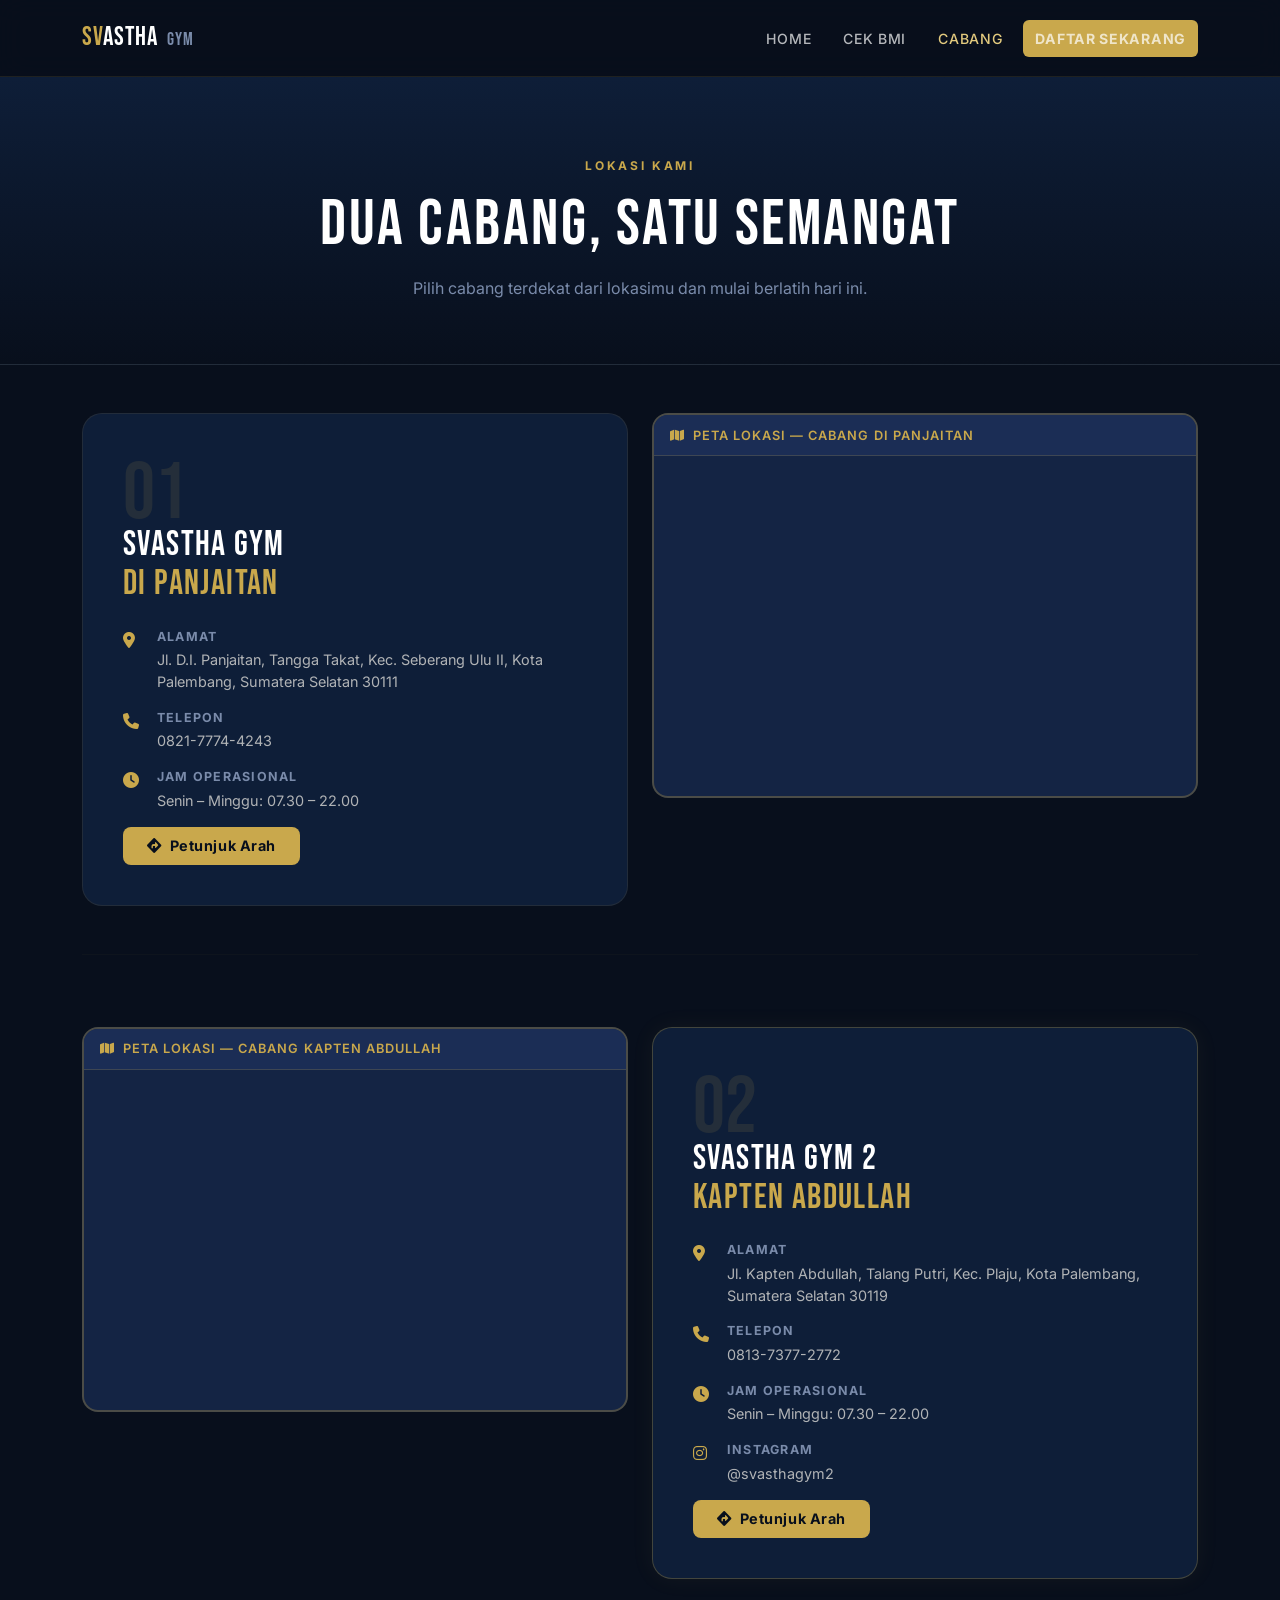
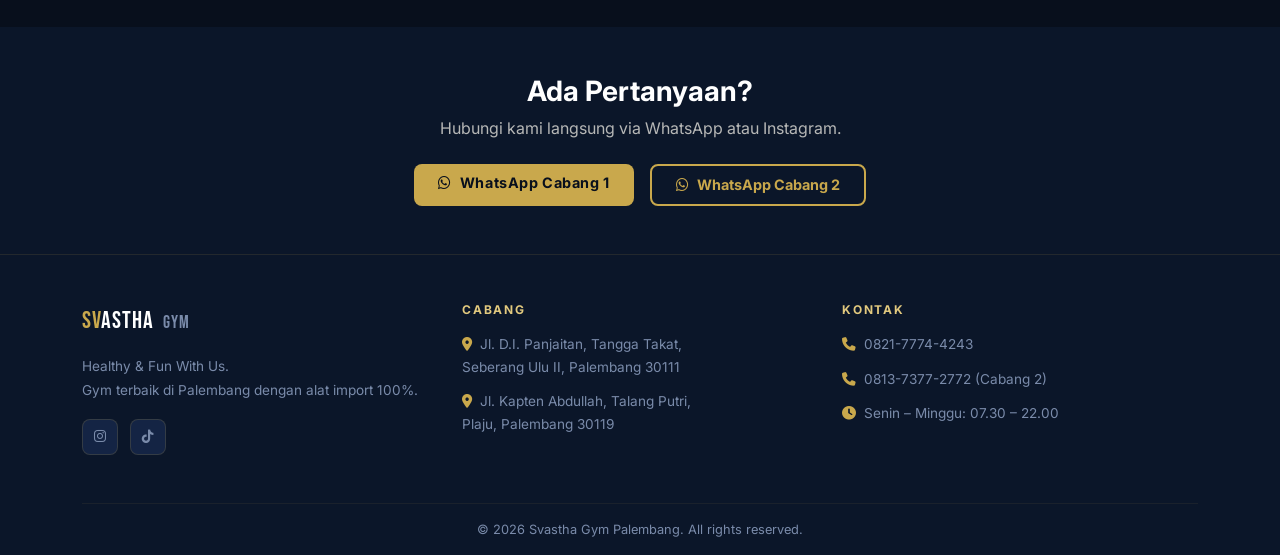
<file: cabang.html>
<!doctype html>
<html lang="id">
  <head>
    <meta charset="UTF-8" />
    <meta name="viewport" content="width=device-width, initial-scale=1.0" />
    <title>Cabang Kami | Svastha Gym</title>
    <link rel="preconnect" href="https://fonts.googleapis.com" />
    <link href="https://fonts.googleapis.com/css2?family=Bebas+Neue&family=Inter:wght@300;400;500;600;700&display=swap" rel="stylesheet" />
    <link href="https://cdn.jsdelivr.net/npm/bootstrap@5.3.0/dist/css/bootstrap.min.css" rel="stylesheet" />
    <link rel="stylesheet" href="https://cdnjs.cloudflare.com/ajax/libs/font-awesome/6.4.0/css/all.min.css" />
    <link rel="stylesheet" href="style.css" />
  </head>
  <body class="d-flex flex-column min-vh-100">

    <nav class="navbar navbar-expand-lg sticky-top" id="mainNav">
      <div class="container">
        <a class="navbar-brand" href="index.html">
          <span class="brand-sv">SV</span><span class="brand-astha">ASTHA</span>
          <span class="brand-gym">GYM</span>
        </a>
        <button class="navbar-toggler" type="button" data-bs-toggle="collapse" data-bs-target="#navbarNav">
          <span class="navbar-toggler-icon"></span>
        </button>
        <div class="collapse navbar-collapse" id="navbarNav">
          <ul class="navbar-nav ms-auto align-items-lg-center gap-lg-2">
            <li class="nav-item"><a class="nav-link" href="index.html">Home</a></li>
            <li class="nav-item"><a class="nav-link" href="BMI.html">Cek BMI</a></li>
            <li class="nav-item"><a class="nav-link active" href="cabang.html">Cabang</a></li>
            <li class="nav-item"><a class="nav-link nav-cta" href="Daftar.html">Daftar Sekarang</a></li>
          </ul>
        </div>
      </div>
    </nav>

    <div class="page-header">
      <div class="container text-center">
        <p class="section-eyebrow">LOKASI KAMI</p>
        <h1 class="page-header-title">Dua Cabang, Satu Semangat</h1>
        <p class="page-header-sub">Pilih cabang terdekat dari lokasimu dan mulai berlatih hari ini.</p>
      </div>
    </div>

    <!-- Branch 1 -->
    <section class="py-5">
      <div class="container">
        <div class="row g-4 align-items-start mb-5">
          <div class="col-lg-6">
            <div class="branch-card">
              <div class="branch-num">01</div>
              <h2 class="branch-name">Svastha Gym<br><span>DI Panjaitan</span></h2>
              <div class="branch-info-list">
                <div class="branch-info-item">
                  <i class="fas fa-map-marker-alt"></i>
                  <div>
                    <strong>Alamat</strong>
                    <p>Jl. D.I. Panjaitan, Tangga Takat, Kec. Seberang Ulu II, Kota Palembang, Sumatera Selatan 30111</p>
                  </div>
                </div>
                <div class="branch-info-item">
                  <i class="fas fa-phone"></i>
                  <div>
                    <strong>Telepon</strong>
                    <p><a href="tel:+6282177744243">0821-7774-4243</a></p>
                  </div>
                </div>
                <div class="branch-info-item">
                  <i class="fas fa-clock"></i>
                  <div>
                    <strong>Jam Operasional</strong>
                    <p>Senin – Minggu: 07.30 – 22.00</p>
                  </div>
                </div>
              </div>
              <a href="https://maps.app.goo.gl/example1" target="_blank" class="btn btn-fire mt-3 px-4 py-2">
                <i class="fas fa-directions me-2"></i>Petunjuk Arah
              </a>
            </div>
          </div>
          <div class="col-lg-6">
            <div class="frame-section">
              <div class="frame-label"><i class="fas fa-map me-2"></i>Peta Lokasi — Cabang DI Panjaitan</div>
              <!-- FRAME (iframe): Google Maps Cabang 1 -->
              <iframe
                class="map-frame"
                src="https://www.google.com/maps/embed?pb=!1m18!1m12!1m3!1d3984.318773773217!2d104.74756!3d-2.99555!2m3!1f0!2f0!3f0!3m2!1i1024!2i768!4f13.1!3m3!1m2!1s0x2e3b75b73e3c1c09%3A0x44bcdbe66c32e8f8!2sJl.%20D.I.%20Panjaitan%2C%20Tangga%20Takat%2C%20Kec.%20Sebrang%20Ulu%20II%2C%20Kota%20Palembang%2C%20Sumatera%20Selatan!5e0!3m2!1sid!2sid!4v1718000000000"
                width="100%"
                height="340"
                style="border:0;"
                allowfullscreen=""
                loading="lazy"
                referrerpolicy="no-referrer-when-downgrade"
                title="Peta Svastha Gym DI Panjaitan">
              </iframe>
            </div>
          </div>
        </div>

        <hr class="branch-divider" />

        <!-- Branch 2 -->
        <div class="row g-4 align-items-start mt-5">
          <div class="col-lg-6 order-lg-2">
            <div class="branch-card branch-card--alt">
              <div class="branch-num">02</div>
              <h2 class="branch-name">Svastha Gym 2<br><span>Kapten Abdullah</span></h2>
              <div class="branch-info-list">
                <div class="branch-info-item">
                  <i class="fas fa-map-marker-alt"></i>
                  <div>
                    <strong>Alamat</strong>
                    <p>Jl. Kapten Abdullah, Talang Putri, Kec. Plaju, Kota Palembang, Sumatera Selatan 30119</p>
                  </div>
                </div>
                <div class="branch-info-item">
                  <i class="fas fa-phone"></i>
                  <div>
                    <strong>Telepon</strong>
                    <p><a href="tel:+6281373772772">0813-7377-2772</a></p>
                  </div>
                </div>
                <div class="branch-info-item">
                  <i class="fas fa-clock"></i>
                  <div>
                    <strong>Jam Operasional</strong>
                    <p>Senin – Minggu: 07.30 – 22.00</p>
                  </div>
                </div>
                <div class="branch-info-item">
                  <i class="fab fa-instagram"></i>
                  <div>
                    <strong>Instagram</strong>
                    <p><a href="https://www.instagram.com/svasthagym2/" target="_blank">@svasthagym2</a></p>
                  </div>
                </div>
              </div>
              <a href="https://maps.app.goo.gl/example2" target="_blank" class="btn btn-fire mt-3 px-4 py-2">
                <i class="fas fa-directions me-2"></i>Petunjuk Arah
              </a>
            </div>
          </div>
          <div class="col-lg-6 order-lg-1">
            <div class="frame-section">
              <div class="frame-label"><i class="fas fa-map me-2"></i>Peta Lokasi — Cabang Kapten Abdullah</div>
              <!-- FRAME (iframe): Google Maps Cabang 2 -->
              <iframe
                class="map-frame"
                src="https://www.google.com/maps/embed?pb=!1m18!1m12!1m3!1d3984.5!2d104.7845!3d-2.9965!2m3!1f0!2f0!3f0!3m2!1i1024!2i768!4f13.1!3m3!1m2!1s0x2e3b758b2c7c2455%3A0x5031f1f04c3c5e35!2sJl.%20Kapten%20Abdullah%2C%20Talang%20Putri%2C%20Kec.%20Plaju%2C%20Kota%20Palembang%2C%20Sumatera%20Selatan!5e0!3m2!1sid!2sid!4v1718000000001"
                width="100%"
                height="340"
                style="border:0;"
                allowfullscreen=""
                loading="lazy"
                referrerpolicy="no-referrer-when-downgrade"
                title="Peta Svastha Gym 2 Kapten Abdullah">
              </iframe>
            </div>
          </div>
        </div>
      </div>
    </section>

    <!-- Contact CTA -->
    <section class="py-5 bg-dark-gym text-center">
      <div class="container">
        <h3 class="fw-bold text-white mb-2">Ada Pertanyaan?</h3>
        <p class="text-muted mb-4">Hubungi kami langsung via WhatsApp atau Instagram.</p>
        <div class="d-flex gap-3 justify-content-center flex-wrap">
          <a href="https://wa.me/6282177744243" target="_blank" class="btn btn-fire px-4 py-2">
            <i class="fab fa-whatsapp me-2"></i>WhatsApp Cabang 1
          </a>
          <a href="https://wa.me/6281373772772" target="_blank" class="btn btn-outline-fire px-4 py-2">
            <i class="fab fa-whatsapp me-2"></i>WhatsApp Cabang 2
          </a>
        </div>
      </div>
    </section>

    <footer class="footer mt-auto">
      <div class="container">
        <div class="row g-4 py-5">
          <div class="col-md-4">
            <div class="footer-brand mb-3">
              <span class="brand-sv">SV</span><span class="brand-astha">ASTHA</span> <span class="brand-gym">GYM</span>
            </div>
            <p class="footer-desc">Healthy &amp; Fun With Us.<br>Gym terbaik di Palembang dengan alat import 100%.</p>
            <div class="footer-socials mt-3">
              <a href="https://www.instagram.com/svasthagym/" target="_blank"><i class="fab fa-instagram"></i></a>
              <a href="https://www.tiktok.com/@svasthagym.plg" target="_blank"><i class="fab fa-tiktok"></i></a>
            </div>
          </div>
          <div class="col-md-4">
            <h6 class="footer-heading">Cabang</h6>
            <p class="footer-info"><i class="fas fa-map-marker-alt me-2"></i>Jl. D.I. Panjaitan, Tangga Takat,<br>Seberang Ulu II, Palembang 30111</p>
            <p class="footer-info"><i class="fas fa-map-marker-alt me-2"></i>Jl. Kapten Abdullah, Talang Putri,<br>Plaju, Palembang 30119</p>
          </div>
          <div class="col-md-4">
            <h6 class="footer-heading">Kontak</h6>
            <p class="footer-info"><i class="fas fa-phone me-2"></i>0821-7774-4243</p>
            <p class="footer-info"><i class="fas fa-phone me-2"></i>0813-7377-2772 (Cabang 2)</p>
            <p class="footer-info"><i class="fas fa-clock me-2"></i>Senin – Minggu: 07.30 – 22.00</p>
          </div>
        </div>
        <div class="footer-bottom text-center py-3">
          <p class="mb-0">&copy; 2026 Svastha Gym Palembang. All rights reserved.</p>
        </div>
      </div>
    </footer>

    <script src="https://cdn.jsdelivr.net/npm/bootstrap@5.3.0/dist/js/bootstrap.bundle.min.js"></script>
    <script src="main.js"></script>
  </body>
</html>
</file>
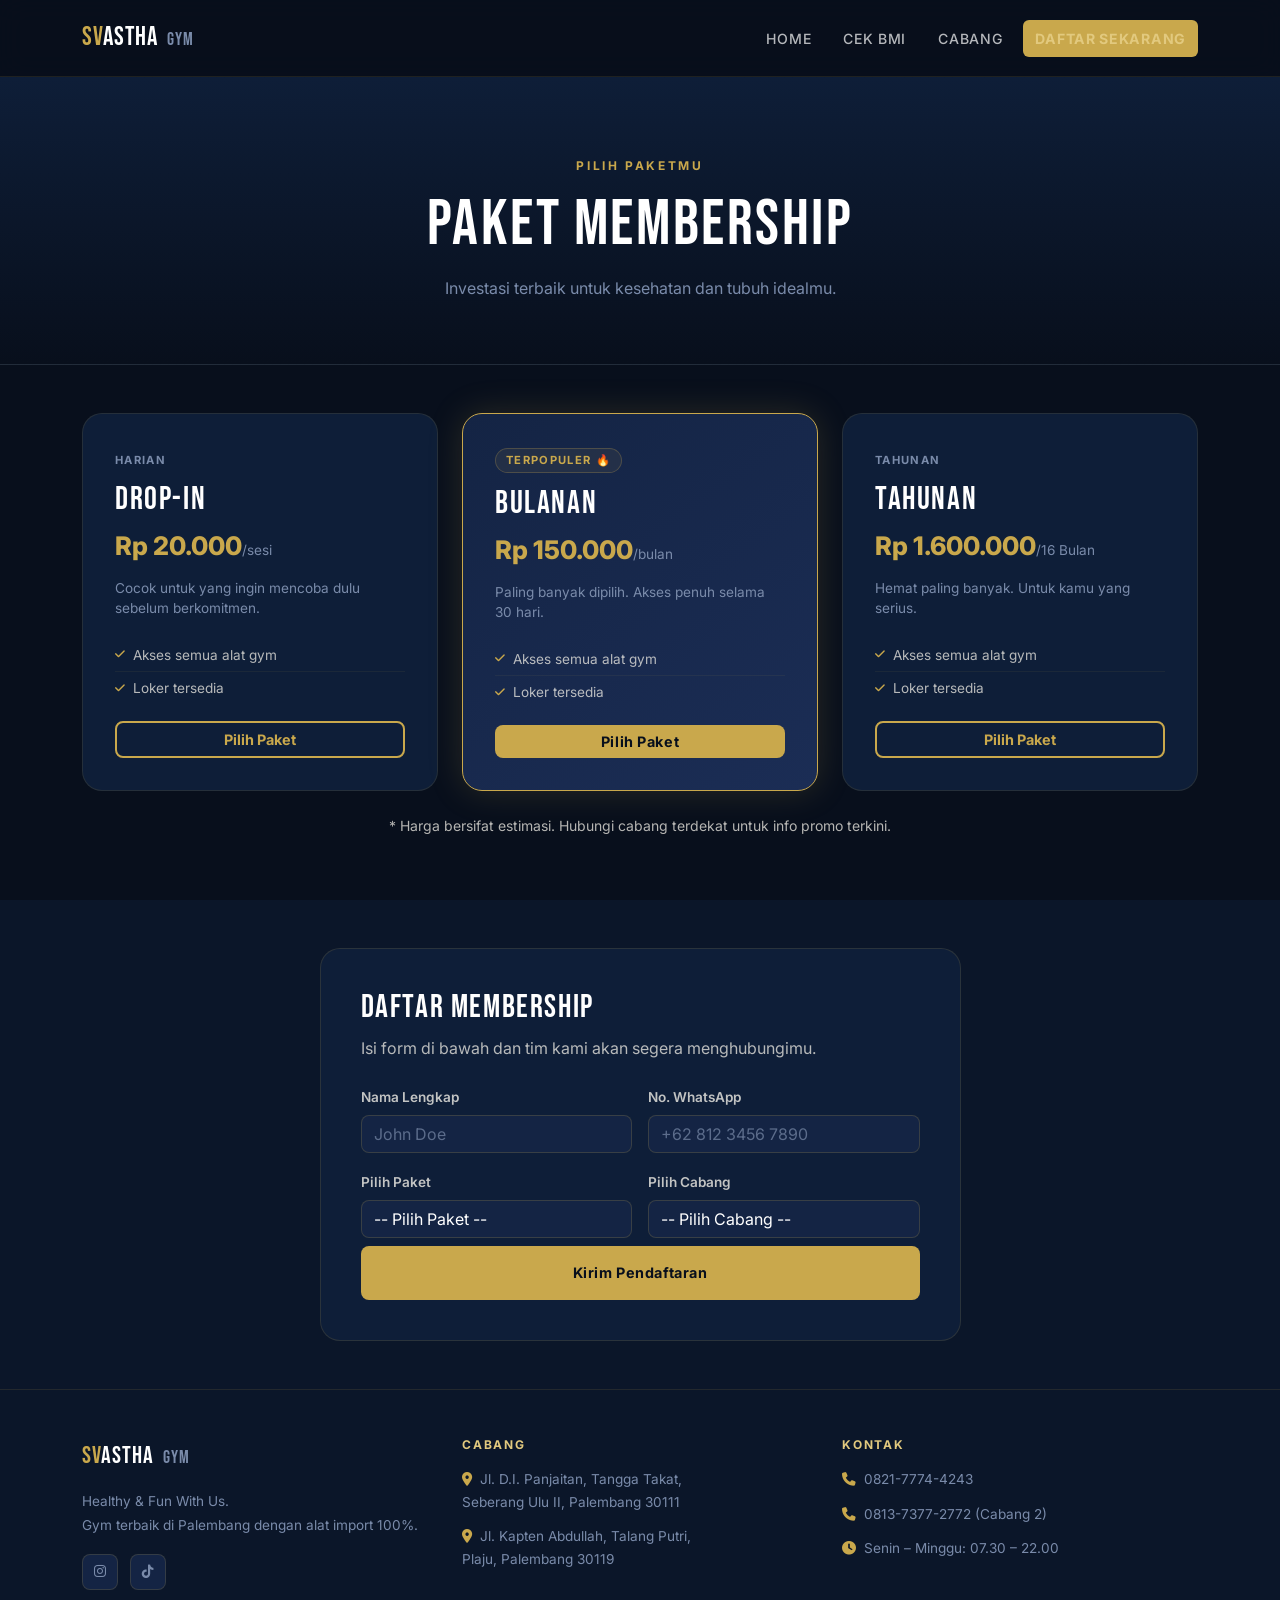
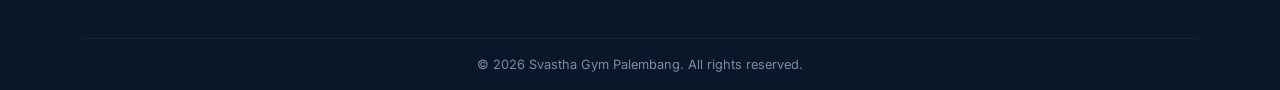
<file: Daftar.html>
<!doctype html>
<html lang="id">
  <head>
    <meta charset="UTF-8" />
    <meta name="viewport" content="width=device-width, initial-scale=1.0" />
    <title>Paket Membership | Svastha Gym</title>
    <link rel="preconnect" href="https://fonts.googleapis.com" />
    <link href="https://fonts.googleapis.com/css2?family=Bebas+Neue&family=Inter:wght@300;400;500;600;700&display=swap" rel="stylesheet" />
    <link href="https://cdn.jsdelivr.net/npm/bootstrap@5.3.0/dist/css/bootstrap.min.css" rel="stylesheet" />
    <link rel="stylesheet" href="https://cdnjs.cloudflare.com/ajax/libs/font-awesome/6.4.0/css/all.min.css" />
    <link rel="stylesheet" href="style.css" />
  </head>
  <body class="d-flex flex-column min-vh-100">

    <nav class="navbar navbar-expand-lg sticky-top" id="mainNav">
      <div class="container">
        <a class="navbar-brand" href="index.html">
          <span class="brand-sv">SV</span><span class="brand-astha">ASTHA</span>
          <span class="brand-gym">GYM</span>
        </a>
        <button class="navbar-toggler" type="button" data-bs-toggle="collapse" data-bs-target="#navbarNav">
          <span class="navbar-toggler-icon"></span>
        </button>
        <div class="collapse navbar-collapse" id="navbarNav">
          <ul class="navbar-nav ms-auto align-items-lg-center gap-lg-2">
            <li class="nav-item"><a class="nav-link" href="index.html">Home</a></li>
            <li class="nav-item"><a class="nav-link active" href="BMI.html">Cek BMI</a></li>
            <li class="nav-item"><a class="nav-link" href="cabang.html">Cabang</a></li>
            <li class="nav-item"><a class="nav-link nav-cta" href="Daftar.html">Daftar Sekarang</a></li>
          </ul>
        </div>
      </div>
    </nav>

    <!-- Page Header -->
    <div class="page-header">
      <div class="container text-center">
        <p class="section-eyebrow">PILIH PAKETMU</p>
        <h1 class="page-header-title">Paket Membership</h1>
        <p class="page-header-sub">Investasi terbaik untuk kesehatan dan tubuh idealmu.</p>
      </div>
    </div>

    <!-- Membership Cards -->
    <section class="py-5">
      <div class="container">
        <div class="row g-4 justify-content-center">

          <!-- Daily -->
          <div class="col-md-6 col-lg-4">
            <div class="membership-card">
              <div class="membership-badge">Harian</div>
              <h3 class="membership-plan">Drop-In</h3>
              <div class="membership-price">Rp 20.000<span>/sesi</span></div>
              <p class="membership-desc">Cocok untuk yang ingin mencoba dulu sebelum berkomitmen.</p>
              <ul class="membership-features">
                <li><i class="fas fa-check"></i> Akses semua alat gym</li>
                <li><i class="fas fa-check"></i> Loker tersedia</li>
              </ul>
              <a href="#daftarForm" class="btn btn-outline-fire w-100 mt-3">Pilih Paket</a>
            </div>
          </div>

          <!-- Monthly -->
          <div class="col-md-6 col-lg-4">
            <div class="membership-card membership-card--featured">
              <div class="membership-badge membership-badge--hot">Terpopuler 🔥</div>
              <h3 class="membership-plan">Bulanan</h3>
              <div class="membership-price">Rp 150.000<span>/bulan</span></div>
              <p class="membership-desc">Paling banyak dipilih. Akses penuh selama 30 hari.</p>
              <ul class="membership-features">
                <li><i class="fas fa-check"></i> Akses semua alat gym</li>
                <li><i class="fas fa-check"></i> Loker tersedia</li>
              </ul>
              <a href="#daftarForm" class="btn btn-fire w-100 mt-3">Pilih Paket</a>
            </div>
          </div>

          <!-- Yearly -->
          <div class="col-md-6 col-lg-4">
            <div class="membership-card">
              <div class="membership-badge">Tahunan</div>
              <h3 class="membership-plan">Tahunan</h3>
              <div class="membership-price">Rp 1.600.000<span>/16 Bulan</span></div>
              <p class="membership-desc">Hemat paling banyak. Untuk kamu yang serius.</p>
              <ul class="membership-features">
                <li><i class="fas fa-check"></i> Akses semua alat gym</li>
                <li><i class="fas fa-check"></i> Loker tersedia</li>
              </ul>
              <a href="#daftarForm" class="btn btn-outline-fire w-100 mt-3">Pilih Paket</a>
            </div>
          </div>

        </div>

        <p class="text-center text-muted small mt-4">* Harga bersifat estimasi. Hubungi cabang terdekat untuk info promo terkini.</p>
      </div>
    </section>

    <!-- Registration Form -->
    <section class="py-5 bg-dark-gym" id="daftarForm">
      <div class="container">
        <div class="row justify-content-center">
          <div class="col-lg-7">
            <div class="daftar-card">
              <h2 class="daftar-title">Daftar Membership</h2>
              <p class="text-muted mb-4">Isi form di bawah dan tim kami akan segera menghubungimu.</p>

              <div id="formArea">
                <div class="row g-3">
                  <div class="col-md-6">
                    <label class="form-label fw-semibold">Nama Lengkap</label>
                    <input type="text" class="form-control gym-input" id="regName" placeholder="John Doe" />
                  </div>
                  <div class="col-md-6">
                    <label class="form-label fw-semibold">No. WhatsApp</label>
                    <input type="tel" class="form-control gym-input" id="regPhone" placeholder="+62 812 3456 7890" />
                  </div>
                  <div class="col-md-6">
                    <label class="form-label fw-semibold">Pilih Paket</label>
                    <select class="form-select gym-input" id="regPlan">
                      <option value="">-- Pilih Paket --</option>
                      <option value="drop-in">Drop-In (Rp 20.000/sesi)</option>
                      <option value="bulanan">Bulanan (Rp 150.000/bulan)</option>
                      <option value="tahunan">Tahunan (Rp 1.600.000/16 bulan)</option>
                    </select>
                  </div>
                  <div class="col-md-6">
                    <label class="form-label fw-semibold">Pilih Cabang</label>
                    <select class="form-select gym-input" id="regBranch">
                      <option value="">-- Pilih Cabang --</option>
                      <option value="panjaitan">Jl. DI Panjaitan (Tangga Takat)</option>
                      <option value="kapten">Jl. Kapten Abdullah (Talang Putri)</option>
                    </select>
                  </div>
                  <div class="col-12 mt-2">
                    <button class="btn btn-fire w-100 py-3" onclick="submitDaftar()">Kirim Pendaftaran</button>
                  </div>
                </div>
              </div>

              <div id="successArea" class="d-none text-center py-4">
                <div class="success-icon mb-3"><i class="fas fa-check-circle"></i></div>
                <h4 class="fw-bold">Pendaftaran Diterima!</h4>
                <p class="text-muted">Tim Svastha Gym akan menghubungimu via WhatsApp dalam 1×24 jam. Sampai jumpa di gym! 💪</p>
                <a href="index.html" class="btn btn-outline-fire mt-2">Kembali ke Beranda</a>
              </div>
            </div>
          </div>
        </div>
      </div>
    </section>

    <footer class="footer mt-auto">
      <div class="container">
        <div class="row g-4 py-5">
          <div class="col-md-4">
            <div class="footer-brand mb-3">
              <span class="brand-sv">SV</span><span class="brand-astha">ASTHA</span> <span class="brand-gym">GYM</span>
            </div>
            <p class="footer-desc">Healthy &amp; Fun With Us.<br>Gym terbaik di Palembang dengan alat import 100%.</p>
            <div class="footer-socials mt-3">
              <a href="https://www.instagram.com/svasthagym/" target="_blank"><i class="fab fa-instagram"></i></a>
              <a href="https://www.tiktok.com/@svasthagym.plg" target="_blank"><i class="fab fa-tiktok"></i></a>
            </div>
          </div>
          <div class="col-md-4">
            <h6 class="footer-heading">Cabang</h6>
            <p class="footer-info"><i class="fas fa-map-marker-alt me-2"></i>Jl. D.I. Panjaitan, Tangga Takat,<br>Seberang Ulu II, Palembang 30111</p>
            <p class="footer-info"><i class="fas fa-map-marker-alt me-2"></i>Jl. Kapten Abdullah, Talang Putri,<br>Plaju, Palembang 30119</p>
          </div>
          <div class="col-md-4">
            <h6 class="footer-heading">Kontak</h6>
            <p class="footer-info"><i class="fas fa-phone me-2"></i>0821-7774-4243</p>
            <p class="footer-info"><i class="fas fa-phone me-2"></i>0813-7377-2772 (Cabang 2)</p>
            <p class="footer-info"><i class="fas fa-clock me-2"></i>Senin – Minggu: 07.30 – 22.00</p>
          </div>
        </div>
        <div class="footer-bottom text-center py-3">
          <p class="mb-0">&copy; 2026 Svastha Gym Palembang. All rights reserved.</p>
        </div>
      </div>
    </footer>

    <script src="https://cdn.jsdelivr.net/npm/bootstrap@5.3.0/dist/js/bootstrap.bundle.min.js"></script>
    <script>
      function submitDaftar() {
        const name = document.getElementById('regName').value.trim();
        const phone = document.getElementById('regPhone').value.trim();
        const plan = document.getElementById('regPlan').value;
        const branch = document.getElementById('regBranch').value;
        if (!name || !phone || !plan || !branch) {
          alert('Mohon lengkapi semua field terlebih dahulu.');
          return;
        }
        document.getElementById('formArea').classList.add('d-none');
        document.getElementById('successArea').classList.remove('d-none');
      }
    </script>
    <script src="main.js"></script>
  </body>
</html>
</file>
<file: style.css>
/* =====================
   SVASTHA GYM — style.css
   Tema: Dark Blue + Dark Gold
   ===================== */

:root {
  /* === WARNA UTAMA === */
  --gold:        #C9A84C;
  --gold-light:  #E2C97E;
  --gold-dark:   #9A7A2E;
  --gold-glow:   rgba(201, 168, 76, 0.20);
  --gold-glow2:  rgba(201, 168, 76, 0.08);

  --navy:        #0B1629;
  --navy-2:      #0E1E38;
  --navy-3:      #142444;
  --navy-4:      #1B2D55;
  --navy-5:      #243560;

  --dark:        #080F1C;
  --dark-2:      #0A1222;

  --light:       #F0EDE6;
  --muted:       #7A8BAA;
  --white:       #FFFFFF;

  --font-display: 'Bebas Neue', sans-serif;
  --font-body:    'Inter', sans-serif;
}

* { box-sizing: border-box; margin: 0; padding: 0; }

body {
  font-family: var(--font-body);
  background-color: var(--dark);
  color: var(--light);
}

/* =====================
   NAVBAR
   ===================== */
#mainNav {
  background: rgba(8, 15, 28, 0.88) !important;
  backdrop-filter: blur(14px);
  -webkit-backdrop-filter: blur(14px);
  border-bottom: 1px solid rgba(201, 168, 76, 0.12);
  padding: 14px 0;
  transition: background 0.3s ease, box-shadow 0.3s ease !important;
  box-shadow: none !important;
}
#mainNav.nav-scrolled {
  background: rgba(8, 15, 28, 0.98) !important;
  box-shadow: 0 2px 24px rgba(0,0,0,0.6) !important;
}

.navbar-brand {
  font-family: var(--font-display);
  font-size: 1.6rem;
  letter-spacing: 0.04em;
  text-decoration: none;
}
.brand-sv    { color: var(--gold); }
.brand-astha { color: var(--white); }
.brand-gym   { color: var(--muted); font-size: 1.1rem; margin-left: 4px; }

.navbar-nav .nav-link {
  color: rgba(255,255,255,0.70) !important;
  font-size: 0.88rem;
  font-weight: 500;
  letter-spacing: 0.05em;
  text-transform: uppercase;
  padding: 8px 12px !important;
  transition: color 0.2s;
}
.navbar-nav .nav-link:hover,
.navbar-nav .nav-link.active {
  color: var(--gold-light) !important;
}
.nav-cta {
  background: var(--gold) !important;
  color: var(--dark) !important;
  border-radius: 6px;
  font-weight: 700 !important;
  padding: 8px 18px !important;
}
.nav-cta:hover { background: var(--gold-light) !important; color: var(--dark) !important; }

.navbar-toggler { border-color: rgba(201,168,76,0.3); }
.navbar-toggler-icon {
  background-image: url("data:image/svg+xml,%3csvg xmlns='http://www.w3.org/2000/svg' viewBox='0 0 30 30'%3e%3cpath stroke='rgba%28201,168,76,0.9%29' stroke-linecap='round' stroke-miterlimit='10' stroke-width='2' d='M4 7h22M4 15h22M4 23h22'/%3e%3c/svg%3e");
}

/* =====================
   TOMBOL
   ===================== */
.btn-fire {
  background: var(--gold);
  color: var(--dark) !important;
  font-weight: 700;
  font-size: 0.9rem;
  letter-spacing: 0.04em;
  border: none;
  border-radius: 8px;
  transition: background 0.2s, transform 0.15s, box-shadow 0.2s;
}
.btn-fire:hover {
  background: var(--gold-light);
  color: var(--dark) !important;
  transform: translateY(-2px);
  box-shadow: 0 6px 20px rgba(201,168,76,0.3);
}

.btn-outline-fire {
  background: transparent;
  color: var(--gold);
  border: 2px solid var(--gold);
  font-weight: 700;
  font-size: 0.9rem;
  border-radius: 8px;
  transition: all 0.2s;
}
.btn-outline-fire:hover {
  background: var(--gold);
  color: var(--dark);
  box-shadow: 0 4px 16px rgba(201,168,76,0.25);
}

.btn-ghost {
  background: rgba(255,255,255,0.07);
  color: var(--white);
  font-weight: 600;
  font-size: 0.9rem;
  border: 1px solid rgba(255,255,255,0.15);
  border-radius: 8px;
  transition: all 0.2s;
}
.btn-ghost:hover { background: rgba(255,255,255,0.14); color: var(--white); }

/* Ripple */
.btn-fire, .btn-outline-fire { position: relative; overflow: hidden; }
.btn-ripple {
  position: absolute;
  width: 6px; height: 6px;
  background: rgba(255,255,255,0.35);
  border-radius: 50%;
  transform: translate(-50%,-50%) scale(0);
  animation: rippleAnim 0.6s linear;
  pointer-events: none;
}
@keyframes rippleAnim {
  to { transform: translate(-50%,-50%) scale(40); opacity: 0; }
}

/* =====================
   HERO
   ===================== */
.hero-section {
  position: relative;
  min-height: 100vh;
  background: linear-gradient(145deg, var(--dark) 0%, var(--navy) 55%, var(--dark) 100%);
  display: flex;
  align-items: center;
  overflow: hidden;
}
.hero-section::before {
  content: '';
  position: absolute;
  inset: 0;
  background: radial-gradient(ellipse at 65% 45%, rgba(201,168,76,0.09) 0%, transparent 55%);
  pointer-events: none;
}
.hero-section::after {
  content: '';
  position: absolute;
  bottom: 0; left: 0; right: 0;
  height: 220px;
  background: linear-gradient(to top, var(--dark), transparent);
}

.hero-eyebrow {
  color: var(--gold);
  font-size: 0.8rem;
  font-weight: 600;
  letter-spacing: 0.18em;
  text-transform: uppercase;
  margin-bottom: 1rem;
}
.hero-title {
  font-family: var(--font-display);
  font-size: clamp(4rem, 10vw, 9rem);
  line-height: 0.92;
  letter-spacing: 0.02em;
  color: var(--white);
  margin-bottom: 1.5rem;
}
.hero-accent { color: var(--gold); }

.hero-sub {
  font-size: 1.05rem;
  color: rgba(240,237,230,0.60);
  max-width: 480px;
  line-height: 1.75;
}

.hero-scroll-hint {
  position: absolute;
  bottom: 2rem; left: 50%;
  transform: translateX(-50%);
  color: rgba(201,168,76,0.4);
  animation: bounce 2s infinite;
  z-index: 2;
  font-size: 1.2rem;
}
@keyframes bounce {
  0%,100% { transform: translateX(-50%) translateY(0); }
  50%      { transform: translateX(-50%) translateY(8px); }
}

/* =====================
   STATS BAR
   ===================== */
.stats-bar {
  background: var(--navy-2);
  border-top: 1px solid rgba(201,168,76,0.12);
  border-bottom: 1px solid rgba(201,168,76,0.12);
}
.stat-item {
  padding: 2rem 1rem;
  border-right: 1px solid rgba(201,168,76,0.10);
}
.stat-item:last-child { border-right: none; }
.stat-num {
  font-family: var(--font-display);
  font-size: 2.4rem;
  color: var(--gold);
  letter-spacing: 0.05em;
}
.stat-lbl {
  font-size: 0.78rem;
  color: var(--muted);
  text-transform: uppercase;
  letter-spacing: 0.1em;
  margin-top: 4px;
}

/* =====================
   SECTIONS
   ===================== */
.py-6 { padding-top: 5rem; padding-bottom: 5rem; }

.section-eyebrow {
  font-size: 0.75rem;
  font-weight: 700;
  letter-spacing: 0.22em;
  text-transform: uppercase;
  color: var(--gold);
  margin-bottom: 0.75rem;
}
.section-title {
  font-family: var(--font-display);
  font-size: clamp(2rem, 4vw, 3.5rem);
  letter-spacing: 0.03em;
  color: var(--white);
  line-height: 1.05;
  margin-bottom: 1.25rem;
}
.section-body {
  color: rgba(240,237,230,0.55);
  line-height: 1.8;
  max-width: 440px;
}

/* =====================
   WHY SVASTHA — FEATURE CARDS
   ===================== */
.section-why { background: var(--dark); }

.feature-card {
  background: var(--navy-2);
  border: 1px solid rgba(201,168,76,0.10);
  border-radius: 16px;
  padding: 1.5rem;
  transition: border-color 0.25s, transform 0.25s, box-shadow 0.25s;
}
.feature-card:hover {
  border-color: rgba(201,168,76,0.40);
  transform: translateY(-4px);
  box-shadow: 0 8px 28px rgba(0,0,0,0.3);
}
.feature-card--offset { margin-top: 1.5rem; }

.feature-icon {
  width: 44px; height: 44px;
  background: var(--gold-glow2);
  border: 1px solid rgba(201,168,76,0.2);
  border-radius: 10px;
  display: flex;
  align-items: center;
  justify-content: center;
  color: var(--gold);
  font-size: 1.1rem;
  margin-bottom: 1rem;
}
.feature-card h5 {
  font-size: 0.95rem;
  font-weight: 700;
  color: var(--white);
  margin-bottom: 0.5rem;
}
.feature-card p {
  font-size: 0.82rem;
  color: var(--muted);
  margin: 0;
  line-height: 1.65;
}

/* =====================
   GALLERY
   ===================== */
.img-gallery {
  width: 100%;
  aspect-ratio: 4/3;
  object-fit: cover;
  border-radius: 12px;
  background: var(--navy-3);
  border: 1px solid rgba(201,168,76,0.08);
  transition: transform 0.3s, box-shadow 0.3s;
  display: block;
}
.img-gallery:hover {
  transform: scale(1.03);
  box-shadow: 0 8px 30px rgba(0,0,0,0.4);
}

/* =====================
   CTA BANNER
   ===================== */
.cta-banner {
  background: linear-gradient(135deg, var(--navy) 0%, var(--navy-3) 50%, var(--navy) 100%);
  padding: 5rem 0;
  border-top: 1px solid rgba(201,168,76,0.18);
  border-bottom: 1px solid rgba(201,168,76,0.18);
}
.cta-title {
  font-family: var(--font-display);
  font-size: clamp(2.5rem, 6vw, 5rem);
  color: var(--white);
  line-height: 0.95;
  margin-bottom: 1rem;
  letter-spacing: 0.03em;
}
.cta-title span { color: var(--gold); }
.cta-sub { color: rgba(240,237,230,0.50); font-size: 1rem; }

/* =====================
   PAGE HEADER
   ===================== */
.page-header {
  background: linear-gradient(to bottom, var(--navy-2), var(--dark));
  padding: 5rem 0 3rem;
  border-bottom: 1px solid rgba(201,168,76,0.10);
}
.page-header-title {
  font-family: var(--font-display);
  font-size: clamp(2rem, 5vw, 4rem);
  letter-spacing: 0.04em;
  color: var(--white);
  margin-bottom: 0.75rem;
}
.page-header-sub { color: var(--muted); font-size: 1rem; }

/* =====================
   MEMBERSHIP CARDS
   ===================== */
.membership-card {
  background: var(--navy-2);
  border: 1px solid rgba(201,168,76,0.12);
  border-radius: 20px;
  padding: 2rem;
  height: 100%;
  position: relative;
  transition: border-color 0.25s, transform 0.25s, box-shadow 0.25s;
}
.membership-card:hover {
  border-color: rgba(201,168,76,0.45);
  transform: translateY(-5px);
  box-shadow: 0 12px 40px rgba(0,0,0,0.35);
}
.membership-card--featured {
  background: linear-gradient(145deg, var(--navy-3), var(--navy-4));
  border-color: var(--gold);
  box-shadow: 0 0 35px rgba(201,168,76,0.18);
}
.membership-badge {
  display: inline-block;
  font-size: 0.7rem;
  font-weight: 700;
  letter-spacing: 0.12em;
  text-transform: uppercase;
  color: var(--muted);
  margin-bottom: 0.75rem;
}
.membership-badge--hot {
  color: var(--gold);
  background: var(--gold-glow2);
  border: 1px solid rgba(201,168,76,0.25);
  padding: 3px 10px;
  border-radius: 20px;
}
.membership-plan {
  font-family: var(--font-display);
  font-size: 2rem;
  letter-spacing: 0.05em;
  color: var(--white);
  margin-bottom: 0.5rem;
}
.membership-price {
  font-size: 1.6rem;
  font-weight: 800;
  color: var(--gold);
  margin-bottom: 0.75rem;
}
.membership-price span {
  font-size: 0.85rem;
  font-weight: 400;
  color: var(--muted);
}
.membership-desc { font-size: 0.85rem; color: var(--muted); margin-bottom: 1.25rem; }
.membership-features { list-style: none; padding: 0; margin: 0; }
.membership-features li {
  display: flex;
  align-items: center;
  gap: 0.5rem;
  font-size: 0.85rem;
  color: rgba(240,237,230,0.75);
  padding: 0.38rem 0;
  border-bottom: 1px solid rgba(201,168,76,0.07);
}
.membership-features li:last-child { border-bottom: none; }
.membership-features li i { color: var(--gold); font-size: 0.7rem; }

/* =====================
   DAFTAR FORM
   ===================== */
.bg-dark-gym { background: var(--navy); }

.daftar-card {
  background: var(--navy-2);
  border: 1px solid rgba(201,168,76,0.15);
  border-radius: 20px;
  padding: 2.5rem;
}
.daftar-title {
  font-family: var(--font-display);
  font-size: 2rem;
  letter-spacing: 0.05em;
  color: var(--white);
  margin-bottom: 0.5rem;
}

/* Form inputs — fix placeholder visibility */
.gym-input {
  background: var(--navy-3) !important;
  border: 1px solid rgba(201,168,76,0.20) !important;
  color: var(--white) !important;
  border-radius: 8px !important;
}
.gym-input::placeholder {
  color: rgba(122, 139, 170, 0.70) !important;
  opacity: 1;
}
.gym-input:focus {
  border-color: var(--gold) !important;
  box-shadow: 0 0 0 3px rgba(201,168,76,0.15) !important;
  background: var(--navy-3) !important;
  color: var(--white) !important;
  outline: none;
}
.gym-input option {
  background: var(--navy-3);
  color: var(--white);
}
/* Fix: select placeholder option */
.gym-input option[value=""] { color: rgba(122,139,170,0.7); }

.form-label { color: rgba(240,237,230,0.80) !important; font-size: 0.85rem; }

.success-icon { font-size: 3.5rem; color: var(--gold); }

/* =====================
   BRANCH PAGE
   ===================== */
.branch-card {
  background: var(--navy-2);
  border: 1px solid rgba(201,168,76,0.10);
  border-radius: 20px;
  padding: 2.5rem;
}
.branch-card--alt {
  border-color: rgba(201,168,76,0.28);
  box-shadow: 0 0 24px rgba(201,168,76,0.06);
}
.branch-num {
  font-family: var(--font-display);
  font-size: 5rem;
  color: rgba(201,168,76,0.12);
  line-height: 1;
  margin-bottom: -0.5rem;
}
.branch-name {
  font-family: var(--font-display);
  font-size: 2.2rem;
  color: var(--white);
  letter-spacing: 0.04em;
  line-height: 1.1;
  margin-bottom: 1.5rem;
}
.branch-name span { color: var(--gold); }
.branch-info-list { display: flex; flex-direction: column; gap: 1rem; }
.branch-info-item { display: flex; gap: 1rem; align-items: flex-start; }
.branch-info-item i { color: var(--gold); width: 18px; margin-top: 4px; flex-shrink: 0; }
.branch-info-item strong {
  display: block;
  font-size: 0.78rem;
  text-transform: uppercase;
  letter-spacing: 0.1em;
  color: var(--muted);
  margin-bottom: 3px;
}
.branch-info-item p { color: rgba(240,237,230,0.72); font-size: 0.9rem; margin: 0; }
.branch-info-item a { color: rgba(240,237,230,0.72); text-decoration: none; }
.branch-info-item a:hover { color: var(--gold); }

.branch-divider { border-color: rgba(201,168,76,0.10); margin: 1rem 0; }

.map-embed-container { border-radius: 16px; overflow: hidden; background: var(--navy-3); }
.map-embed-container iframe { display: block; }

.img-gym-interior {
  width: 100%;
  height: 280px;
  object-fit: cover;
  border-radius: 16px;
  display: block;
  background: var(--navy-3);
  border: 1px solid rgba(201,168,76,0.1);
}

/* =====================
   FOOTER
   ===================== */
.footer {
  background: var(--navy);
  border-top: 1px solid rgba(201,168,76,0.12);
}
.footer-brand { font-family: var(--font-display); font-size: 1.5rem; letter-spacing: 0.04em; }
.footer-desc { color: var(--muted); font-size: 0.85rem; line-height: 1.75; }
.footer-heading {
  color: var(--gold-light);
  font-size: 0.75rem;
  font-weight: 700;
  letter-spacing: 0.15em;
  text-transform: uppercase;
  margin-bottom: 1rem;
}
.footer-info { color: var(--muted); font-size: 0.85rem; line-height: 1.65; margin-bottom: 0.75rem; }
.footer-info i { color: var(--gold); }
.footer-socials { display: flex; gap: 0.75rem; }
.footer-socials a {
  width: 36px; height: 36px;
  background: var(--navy-3);
  border: 1px solid rgba(201,168,76,0.18);
  border-radius: 8px;
  display: flex;
  align-items: center;
  justify-content: center;
  color: var(--muted);
  text-decoration: none;
  font-size: 0.85rem;
  transition: all 0.2s;
}
.footer-socials a:hover { background: var(--gold); color: var(--dark); border-color: var(--gold); }
.footer-bottom {
  border-top: 1px solid rgba(201,168,76,0.08);
  color: var(--muted);
  font-size: 0.8rem;
}

/* =====================
   HERO IMAGE SLOT
   ===================== */
.img-hero-bg {
  position: absolute;
  inset: 0;
  background-image: url("images/Estetik.jpg");
  background-size: cover;
  background-position: center;
  opacity: 0.18;
  z-index: 0;
}

/* =====================
   ANIMASI & SCROLL REVEAL
   ===================== */
.reveal-ready {
  opacity: 0;
  transform: translateY(28px);
  transition: opacity 0.55s ease, transform 0.55s ease;
}
.revealed { opacity: 1; transform: translateY(0); }

.feature-card:nth-child(1).reveal-ready { transition-delay: 0s; }
.feature-card:nth-child(2).reveal-ready { transition-delay: 0.1s; }
.feature-card:nth-child(3).reveal-ready { transition-delay: 0.2s; }
.feature-card:nth-child(4).reveal-ready { transition-delay: 0.3s; }
.membership-card:nth-child(1).reveal-ready { transition-delay: 0s; }
.membership-card:nth-child(2).reveal-ready { transition-delay: 0.12s; }
.membership-card:nth-child(3).reveal-ready { transition-delay: 0.24s; }

.counter-done { transition: color 0.3s; }

/* =====================
   RESPONSIVE
   ===================== */
@media (max-width: 768px) {
  .hero-title { font-size: 4rem; }
  .stat-item { border-right: none; border-bottom: 1px solid rgba(201,168,76,0.08); }
  .stat-item:last-child { border-bottom: none; }
  .feature-card--offset { margin-top: 0; }
  .daftar-card { padding: 1.5rem; }
  .branch-card { padding: 1.5rem; }
}


/* =====================
   TEKS BERJALAN (marquee)
   ===================== */
.marquee-bar {
  background: linear-gradient(90deg, var(--navy-4), var(--navy-5), var(--navy-4));
  border-bottom: 1px solid rgba(201, 168, 76, 0.30);
  padding: 10px 0;
  font-size: 0.85rem;
  font-weight: 500;
  color: var(--gold-light);
  letter-spacing: 0.03em;
  overflow: hidden;
}
.marquee-bar marquee {
  color: var(--gold-light);
}

/* =====================
   LIST SECTION
   ===================== */
.list-section {
  background: var(--navy-2);
  border: 1px solid rgba(201,168,76,0.15);
  border-radius: 14px;
  padding: 1.25rem 1.5rem;
}
.list-section-title {
  font-size: 0.82rem;
  font-weight: 700;
  letter-spacing: 0.1em;
  text-transform: uppercase;
  color: var(--gold);
  margin-bottom: 0.85rem;
}

/* Unordered list */
.gym-list {
  list-style: none;
  padding: 0;
  margin: 0;
  display: flex;
  flex-direction: column;
  gap: 0.5rem;
}
.gym-list li {
  display: flex;
  align-items: center;
  gap: 0.65rem;
  font-size: 0.88rem;
  color: rgba(240,237,230,0.82);
  padding: 0.35rem 0;
  border-bottom: 1px solid rgba(201,168,76,0.06);
}
.gym-list li:last-child { border-bottom: none; }
.gym-list li i {
  color: var(--gold);
  width: 16px;
  font-size: 0.78rem;
  flex-shrink: 0;
}

/* Ordered list */
.gym-list-ol {
  padding-left: 1.4rem;
  margin: 0;
  display: flex;
  flex-direction: column;
  gap: 0.45rem;
}
.gym-list-ol li {
  font-size: 0.88rem;
  color: rgba(240,237,230,0.82);
  padding: 0.25rem 0;
  padding-left: 0.3rem;
  line-height: 1.5;
}
.gym-list-ol li::marker {
  color: var(--gold);
  font-weight: 700;
}

/* =====================
   TABEL PERBANDINGAN
   ===================== */
.table-section {
  background: var(--navy-2);
  border: 1px solid rgba(201,168,76,0.15);
  border-radius: 20px;
  padding: 2rem;
}
.table-section .section-title {
  font-size: 2rem !important;
}

.gym-table {
  width: 100%;
  border-collapse: separate;
  border-spacing: 0;
  font-size: 0.88rem;
  color: rgba(240,237,230,0.85);
}

/* Header */
.gym-table thead tr {
  background: var(--navy-4);
}
.gym-table thead th {
  padding: 1rem 1.1rem;
  font-size: 0.8rem;
  font-weight: 700;
  letter-spacing: 0.08em;
  text-transform: uppercase;
  color: var(--gold-light);
  border-bottom: 2px solid rgba(201,168,76,0.30);
  text-align: center;
  white-space: nowrap;
}
.gym-table thead th:first-child {
  text-align: left;
  border-radius: 10px 0 0 0;
}
.gym-table thead th:last-child {
  border-radius: 0 10px 0 0;
}
.gym-table thead th small {
  display: block;
  font-size: 0.72rem;
  color: var(--muted);
  font-weight: 400;
  letter-spacing: 0;
  text-transform: none;
  margin-top: 3px;
}

/* Featured column header */
.gym-table thead .th-featured {
  background: rgba(201,168,76,0.18);
  color: var(--gold);
  border-left: 2px solid var(--gold);
  border-right: 2px solid var(--gold);
}

/* Body rows */
.gym-table tbody tr {
  transition: background 0.15s;
}
.gym-table tbody tr:nth-child(even) {
  background: rgba(255,255,255,0.02);
}
.gym-table tbody tr:hover {
  background: rgba(201,168,76,0.05);
}

.gym-table tbody td {
  padding: 0.85rem 1.1rem;
  border-bottom: 1px solid rgba(255,255,255,0.04);
  text-align: center;
  vertical-align: middle;
}
.gym-table tbody td:first-child {
  text-align: left;
  font-weight: 500;
  color: var(--light);
}

/* Featured column body */
.gym-table tbody .td-featured {
  background: rgba(201,168,76,0.06);
  border-left: 2px solid rgba(201,168,76,0.30);
  border-right: 2px solid rgba(201,168,76,0.30);
}

/* Icons dalam tabel */
.td-yes { color: #4ade80; font-size: 1rem; }
.td-no  { color: #f87171; font-size: 1rem; }

/* =====================
   FRAME SECTION (iframe)
   ===================== */
.frame-section {
  border: 2px solid rgba(201,168,76,0.30);
  border-radius: 16px;
  overflow: hidden;
  background: var(--navy-3);
}
.frame-label {
  background: var(--navy-4);
  border-bottom: 1px solid rgba(201,168,76,0.20);
  padding: 0.65rem 1rem;
  font-size: 0.8rem;
  font-weight: 600;
  letter-spacing: 0.08em;
  text-transform: uppercase;
  color: var(--gold);
}
.map-frame {
  display: block;
  width: 100%;
  height: 340px;
  border: 0;
}

/* =====================
   BMI PAGE
   ===================== */

.bmi-card,
.bmi-score-card,
.bmi-detail-card,
.bmi-rekomendasi,
.bmi-result-default{
  background: var(--navy-2);
  border: 1px solid rgba(201,168,76,.15);
  border-radius: 18px;
  padding: 24px;
}

.bmi-card-title{
  color: var(--white);
  font-weight: 700;
}

.gender-btn{
  flex:1;
  background: var(--navy-3);
  border:1px solid rgba(201,168,76,.2);
  border-radius:12px;
  padding:14px;
  text-align:center;
  cursor:pointer;
  color:var(--light);
  transition:.3s;
}

.gender-btn:hover{
  border-color:var(--gold);
}

.gender-btn.active{
  background:var(--gold);
  color:var(--dark);
  font-weight:700;
  border-color:var(--gold);
}

.input-group-bmi{
  display:flex;
  flex-direction:column;
}

.input-unit{
  margin-top:6px;
  color:var(--gold);
  font-size:.85rem;
}

.bmi-score-card{
  text-align:center;
}

.bmi-score-label{
  color:var(--gold);
  font-size:.9rem;
  text-transform:uppercase;
  letter-spacing:.15em;
}

.bmi-score-number{
  font-size:4rem;
  font-weight:800;
  color:white;
  line-height:1;
}

.bmi-score-category{
  color:var(--gold);
  font-size:1.4rem;
  font-weight:700;
}

.bmi-bar-wrap{
  position:relative;
  margin-top:25px;
}

.bmi-bar{
  display:flex;
  height:22px;
  border-radius:999px;
  overflow:hidden;
}

.bmi-seg-under{
  flex:1;
  background:#4da3ff;
}

.bmi-seg-normal{
  flex:1;
  background:#28c76f;
}

.bmi-seg-over{
  flex:1;
  background:#ffb400;
}

.bmi-seg-obese{
  flex:1;
  background:#ea5455;
}

.bmi-bar-seg{
  display:flex;
  justify-content:center;
  align-items:center;
  font-size:11px;
  font-weight:600;
  color:white;
}

.bmi-pointer{
  position:absolute;
  width:18px;
  height:18px;
  background:white;
  border:3px solid var(--gold);
  border-radius:50%;
  top:-9px;
  left:0;
  transform:translateX(-50%);
  transition:.5s;
  box-shadow:0 0 15px rgba(201,168,76,.6);
}

.bmi-bar-labels{
  display:flex;
  justify-content:space-between;
  margin-top:8px;
  font-size:12px;
  color:var(--muted);
}

.bmi-stat-mini{
  background:var(--navy-3);
  padding:15px;
  border-radius:12px;
}

.bmi-stat-val{
  color:white;
  font-size:1.25rem;
  font-weight:700;
}

.bmi-stat-key{
  color:var(--gold);
  font-size:.8rem;
}

.bmi-rek-title{
  color:var(--gold);
  font-weight:700;
  margin-bottom:10px;
}

.bmi-rek-text{
  color:var(--light);
}

.bmi-illustration{
  font-size:4rem;
  color:var(--gold);
  margin-bottom:20px;
}

.error-bmi{
  color:#ff6b6b;
}

.daftar-card .text-muted,
.bg-dark-gym .text-muted,
section .small.text-muted {
  color: rgba(240, 237, 230, 0.75) !important;
}
</file>
